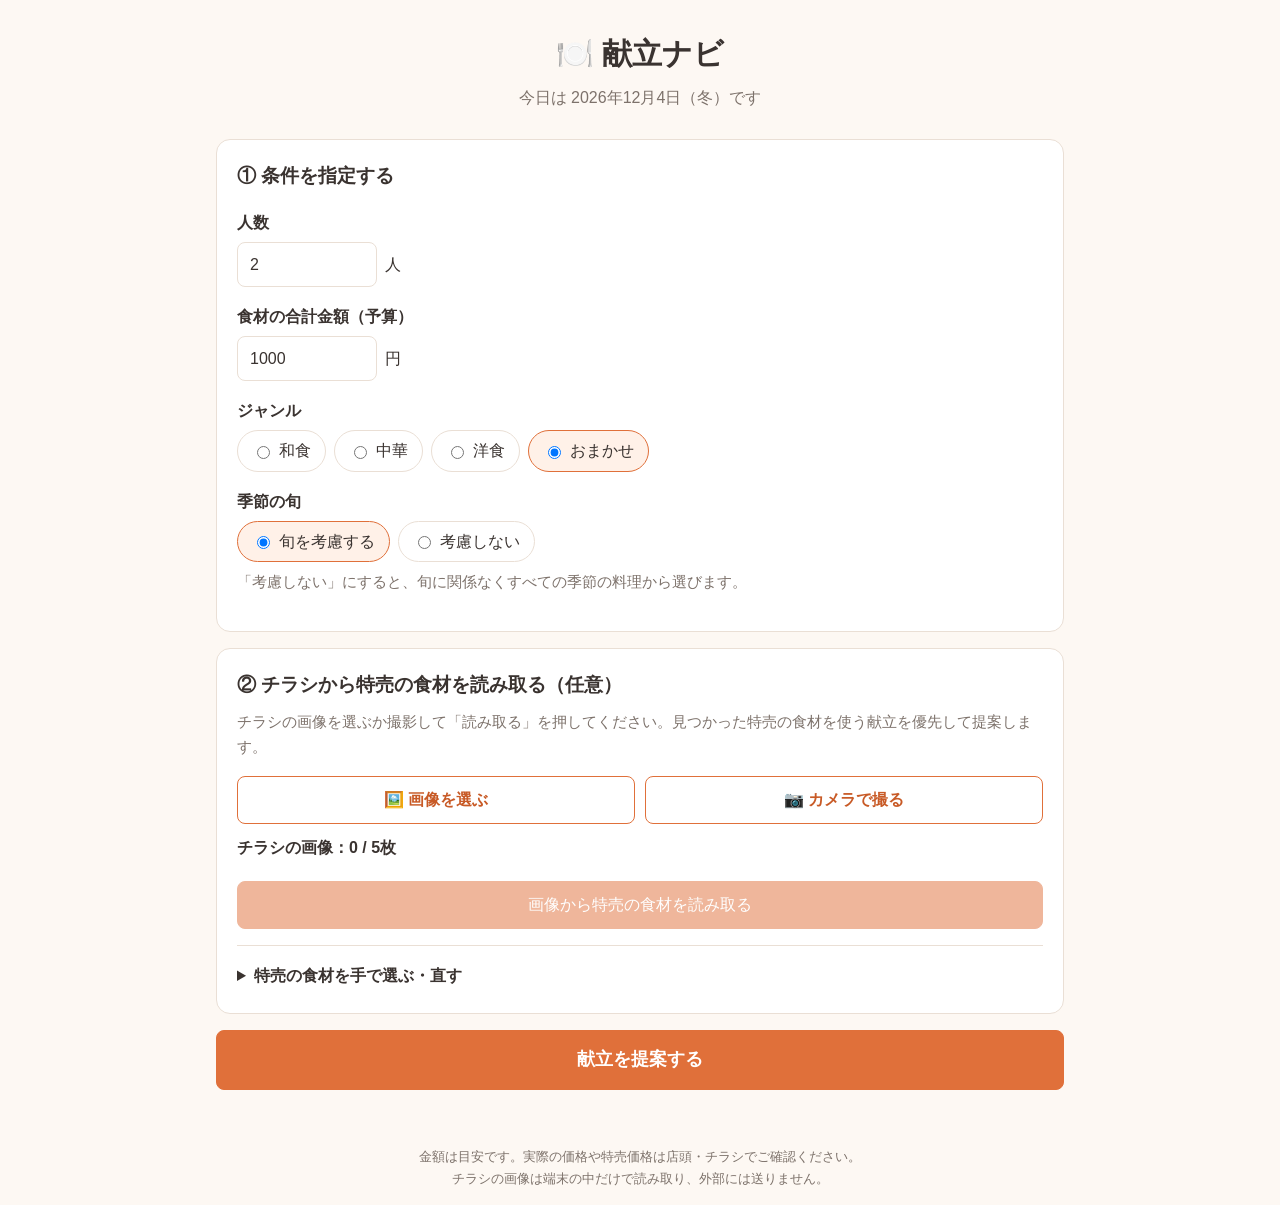
<file: index.html>
<!DOCTYPE html>
<html lang="ja">
<head>
  <meta charset="UTF-8">
  <meta name="viewport" content="width=device-width, initial-scale=1">
  <meta name="theme-color" content="#e0703a">
  <title>献立ナビ</title>
  <link rel="stylesheet" href="style.css">
</head>
<body>
  <header class="site-header">
    <h1>🍽️ 献立ナビ</h1>
    <p id="today" class="today"></p>
  </header>

  <main>
    <!-- ① 条件の指定 -->
    <section class="card">
      <h2>① 条件を指定する</h2>

      <div class="field">
        <label for="people">人数</label>
        <div class="input-unit">
          <input type="number" id="people" min="1" max="10" value="2" inputmode="numeric">
          <span>人</span>
        </div>
      </div>

      <div class="field">
        <label for="budget">食材の合計金額（予算）</label>
        <div class="input-unit">
          <input type="number" id="budget" min="100" step="100" value="1000" inputmode="numeric">
          <span>円</span>
        </div>
      </div>

      <div class="field">
        <span class="label">ジャンル</span>
        <div class="choices">
          <label class="chip"><input type="radio" name="genre" value="washoku"> 和食</label>
          <label class="chip"><input type="radio" name="genre" value="chuka"> 中華</label>
          <label class="chip"><input type="radio" name="genre" value="yoshoku"> 洋食</label>
          <label class="chip"><input type="radio" name="genre" value="omakase" checked> おまかせ</label>
        </div>
      </div>

      <div class="field">
        <span class="label">季節の旬</span>
        <div class="choices">
          <label class="chip"><input type="radio" name="seasonMode" value="on" checked> 旬を考慮する</label>
          <label class="chip"><input type="radio" name="seasonMode" value="off"> 考慮しない</label>
        </div>
        <p class="hint">「考慮しない」にすると、旬に関係なくすべての季節の料理から選びます。</p>
      </div>
    </section>

    <!-- ② 特売の食材 -->
    <section class="card">
      <h2>② チラシから特売の食材を読み取る（任意）</h2>
      <p class="hint">チラシの画像を選ぶか撮影して「読み取る」を押してください。見つかった特売の食材を使う献立を優先して提案します。</p>

      <div class="upload-buttons">
        <input type="file" id="imageInput" accept="image/*" multiple class="visually-hidden">
        <label class="btn upload-btn" for="imageInput">🖼️ 画像を選ぶ</label>
        <input type="file" id="cameraInput" accept="image/*" capture="environment" class="visually-hidden">
        <label class="btn upload-btn" for="cameraInput">📷 カメラで撮る</label>
      </div>
      <p id="imageCount" class="image-count">チラシの画像：0 / 5枚</p>
      <p id="imageStatus" class="status" aria-live="polite"></p>
      <ul id="imageList" class="thumbs"></ul>

      <button type="button" id="ocrBtn" class="btn btn-primary btn-wide" disabled>画像から特売の食材を読み取る</button>
      <div id="ocrProgress" class="ocr-progress" hidden>
        <progress id="ocrBar" max="100" value="0"></progress>
        <p id="ocrProgressText" class="status" aria-live="polite"></p>
      </div>
      <p id="ocrError" class="status error" aria-live="polite"></p>

      <!-- 読み取り結果の確認（読み取り後に表示） -->
      <div id="ocrResult" class="ocr-result" hidden></div>

      <details id="saleDetails" class="sale-details">
        <summary>特売の食材を手で選ぶ・直す</summary>
        <div class="sale-head">
          <span id="saleCount" class="sale-count">特売の食材：未選択</span>
          <button type="button" id="clearSale" class="btn btn-small">選択をすべて解除</button>
        </div>
        <div id="saleList" class="sale-list"></div>
      </details>
    </section>

    <button type="button" id="suggestBtn" class="btn btn-primary btn-large">献立を提案する</button>
    <p id="formError" class="status error" aria-live="polite"></p>
    <!-- 読み取り結果が未確認のまま提案しようとしたときの確認 -->
    <div id="pendingNotice" class="pending-notice" hidden>
      <p>チラシの読み取り結果をまだ反映していません。どうしますか？</p>
      <div class="notice-buttons">
        <button type="button" id="applyAndSuggest" class="btn btn-primary">読み取り結果を反映して提案</button>
        <button type="button" id="suggestWithout" class="btn">反映せずに提案</button>
      </div>
    </div>

    <!-- ③ 提案結果 -->
    <section id="results" class="card" hidden>
      <h2>③ おすすめの献立</h2>
      <p id="resultSummary" class="summary"></p>
      <div id="menuGrid" class="menu-grid"></div>
      <button type="button" id="reshuffleBtn" class="btn">ほかの献立を見る</button>
    </section>

    <!-- ④ レシピ -->
    <section id="recipe" class="card" hidden>
      <button type="button" id="backBtn" class="btn btn-small">← 提案一覧に戻る</button>
      <div id="recipeBody"></div>
    </section>
  </main>

  <footer class="site-footer">
    金額は目安です。実際の価格や特売価格は店頭・チラシでご確認ください。<br>
    チラシの画像は端末の中だけで読み取り、外部には送りません。
  </footer>

  <script src="recipes.js"></script>
  <script src="app.js"></script>
</body>
</html>
</file>
<file: style.css>
/* ===== 色の設定（ここを変えるとアプリ全体の色が変わります） =====
   明るい表示の色を :root に、ダークモードの色を下の2つのブロックに書く。
   部品の色はすべてここの名前（--bg など）を使い、色を直接書かない。 */
:root {
  --bg: #fdf8f3;          /* 画面の背景 */
  --card: #ffffff;        /* 白い箱 */
  --surface: #ffffff;     /* ボタン・カード・入力欄の地 */
  --text: #3a3330;
  --muted: #7d726b;
  --border: #eadfd5;
  --accent: #e0703a;
  --accent-dark: #c85a26; /* 白地の上のアクセント文字 */
  --on-accent: #ffffff;   /* アクセント色の上の文字 */
  --tint: #fff1e8;        /* 選択中・押したときの淡いオレンジ */
  --tint-soft: #fffaf6;   /* 確認欄・理由欄の地 */
  --badge-bg: #f3ebe4;
  --ok-bg: #e3f1dc;   --ok-fg: #2f6a20;
  --warn-bg: #fff0c2; --warn-fg: #7a5200;
  --err-bg: #fbe1dd;  --error: #c0392b;
  --shadow: rgba(58, 51, 48, 0.12);
  --washoku: linear-gradient(135deg, #f6e3c5, #e9c99a);
  --chuka: linear-gradient(135deg, #fbd3c9, #f0a08c);
  --yoshoku: linear-gradient(135deg, #d9ead3, #a9d1a0);
}

/* 端末がダークモードのとき（明るい表示を明示的に選んだ場合を除く） */
@media (prefers-color-scheme: dark) {
  :root:not([data-theme="light"]) {
    --bg: #1d1916; --card: #27221e; --surface: #2f2925;
    --text: #efe7e0; --muted: #b3a79e; --border: #463d37;
    --accent: #e8814e; --accent-dark: #f29a6c; --on-accent: #1d1916;
    --tint: #3d2b20; --tint-soft: #2a231e; --badge-bg: #3a322c;
    --ok-bg: #22361d; --ok-fg: #9fd48f;
    --warn-bg: #3b3019; --warn-fg: #f0c873;
    --err-bg: #43231f; --error: #f08a7d;
    --shadow: rgba(0, 0, 0, 0.45);
    --washoku: linear-gradient(135deg, #5a4733, #42341f);
    --chuka: linear-gradient(135deg, #5c3530, #44251f);
    --yoshoku: linear-gradient(135deg, #34452f, #26361f);
    color-scheme: dark;
  }
}
/* ダークモードを明示的に選んだとき（上と同じ色） */
:root[data-theme="dark"] {
  --bg: #1d1916; --card: #27221e; --surface: #2f2925;
  --text: #efe7e0; --muted: #b3a79e; --border: #463d37;
  --accent: #e8814e; --accent-dark: #f29a6c; --on-accent: #1d1916;
  --tint: #3d2b20; --tint-soft: #2a231e; --badge-bg: #3a322c;
  --ok-bg: #22361d; --ok-fg: #9fd48f;
  --warn-bg: #3b3019; --warn-fg: #f0c873;
  --err-bg: #43231f; --error: #f08a7d;
  --shadow: rgba(0, 0, 0, 0.45);
  --washoku: linear-gradient(135deg, #5a4733, #42341f);
  --chuka: linear-gradient(135deg, #5c3530, #44251f);
  --yoshoku: linear-gradient(135deg, #34452f, #26361f);
  color-scheme: dark;
}

* { box-sizing: border-box; }

body {
  margin: 0;
  background: var(--bg);
  color: var(--text);
  font-family: "Hiragino Kaku Gothic ProN", "Yu Gothic UI", "Meiryo", sans-serif;
  line-height: 1.7;
}

main {
  max-width: 880px;
  margin: 0 auto;
  padding: 0 16px 40px;
}

/* ===== ヘッダー・フッター ===== */
.site-header {
  text-align: center;
  padding: 28px 16px 12px;
}
.site-header h1 { margin: 0; font-size: 1.9rem; }
.today { margin: 4px 0 0; color: var(--muted); }

.site-footer {
  text-align: center;
  font-size: 0.8rem;
  color: var(--muted);
  padding: 16px;
}
.site-footer a { color: inherit; }

/* ===== カード（各セクションの白い箱） ===== */
.card {
  background: var(--card);
  border: 1px solid var(--border);
  border-radius: 14px;
  padding: 20px;
  margin: 16px 0;
}
.card h2 { margin: 0 0 16px; font-size: 1.2rem; }

/* ===== 入力欄 ===== */
.field { margin-bottom: 16px; }
.field > label, .label { display: block; font-weight: bold; margin-bottom: 6px; }

input[type="number"], input[type="text"] {
  font: inherit;
  padding: 8px 12px;
  background: var(--surface);
  color: var(--text);
  border: 1px solid var(--border);
  border-radius: 8px;
  width: 100%;
  max-width: 360px;
}
.input-unit { display: flex; align-items: center; gap: 8px; }
.input-unit input { max-width: 140px; }

.choices { display: flex; flex-wrap: wrap; gap: 8px; }
.chip {
  display: inline-flex;
  align-items: center;
  gap: 6px;
  padding: 6px 14px;
  border: 1px solid var(--border);
  border-radius: 999px;
  cursor: pointer;
}
.chip:has(input:checked) { border-color: var(--accent); background: var(--tint); }

/* ===== ボタン ===== */
.btn {
  font: inherit;
  padding: 8px 18px;
  border: 1px solid var(--accent);
  border-radius: 8px;
  background: var(--surface);
  color: var(--accent-dark);
  cursor: pointer;
}
.btn:hover { background: var(--tint); }
.btn:disabled { opacity: 0.5; cursor: wait; }
.btn:focus-visible, .chip:focus-within, .menu-card:focus-visible, .thumb-remove:focus-visible { outline: 2px solid var(--accent); outline-offset: 2px; }
.menu-card { color: var(--text); }
@media (prefers-reduced-motion: reduce) {
  .menu-card { transition: none; }
  .menu-card:hover { transform: none; }
}
.btn-primary { background: var(--accent); color: var(--on-accent); }
.btn-primary:hover { background: var(--accent-dark); }
.btn-large { display: block; width: 100%; padding: 14px; font-size: 1.1rem; font-weight: bold; }
.btn-small { padding: 4px 12px; font-size: 0.9rem; }

.status { color: var(--muted); margin: 8px 0 0; }
.status.error { color: var(--error); }
.status a { color: var(--accent-dark); font-weight: bold; }
.status:empty { display: none; }

/* ===== チラシ画像の読み取り ===== */
.hint { color: var(--muted); margin: -8px 0 16px; font-size: 0.92rem; }
/* 条件欄の選択肢の下に置く説明は、枠に重ならないよう少し離す */
.field .hint { margin: 8px 0 0; }
.visually-hidden {
  position: absolute;
  width: 1px;
  height: 1px;
  overflow: hidden;
  clip: rect(0 0 0 0);
  white-space: nowrap;
}
.upload-buttons { display: flex; gap: 10px; flex-wrap: wrap; }
.upload-btn {
  flex: 1 1 140px;
  display: inline-flex;
  align-items: center;
  justify-content: center;
  min-height: 48px;
  font-weight: bold;
}
.upload-btn.disabled { opacity: 0.45; pointer-events: none; }
/* キーボード操作でもどのボタンにいるか分かるように */
.upload-buttons input:focus-visible + .upload-btn { outline: 2px solid var(--accent); outline-offset: 2px; }
.image-count { margin: 10px 0 0; font-weight: bold; }

.thumbs { list-style: none; padding: 0; margin: 8px 0 12px; display: grid; gap: 8px; }
.thumbs li {
  display: flex;
  align-items: center;
  gap: 10px;
  padding: 6px;
  border: 1px solid var(--border);
  border-radius: 10px;
}
.thumbs img { width: 64px; height: 64px; object-fit: cover; border-radius: 6px; flex-shrink: 0; }
.thumb-name { flex: 1; font-size: 0.9rem; overflow-wrap: anywhere; }
.thumb-remove {
  font: inherit;
  width: 44px;
  height: 44px;
  flex-shrink: 0;
  border: 1px solid var(--border);
  border-radius: 50%;
  background: var(--surface);
  color: var(--muted);
  cursor: pointer;
}
.thumb-remove:hover { color: var(--error); border-color: var(--error); }

.btn-wide { display: block; width: 100%; min-height: 48px; margin-top: 4px; }
.ocr-progress { margin-top: 12px; }
.ocr-progress progress { width: 100%; height: 14px; accent-color: var(--accent); }

.ocr-result {
  margin-top: 16px;
  padding: 14px 16px;
  border: 2px solid var(--accent);
  border-radius: 12px;
  background: var(--tint-soft);
}
.ocr-result h3 { margin: 0 0 10px; font-size: 1.05rem; }
.accuracy { border-radius: 8px; padding: 8px 12px; margin-bottom: 8px; }
.accuracy p { margin: 2px 0; }
.accuracy-main { font-weight: bold; font-size: 1.05rem; }
.accuracy.level-good { background: var(--ok-bg); color: var(--ok-fg); }
.accuracy.level-fair { background: var(--warn-bg); color: var(--warn-fg); }
.accuracy.level-low  { background: var(--err-bg); color: var(--error); }
.per-image { margin: 0 0 10px; padding-left: 1.2em; font-size: 0.88rem; color: var(--muted); }
.ocr-checks { background: var(--surface); border: 1px dashed var(--border); border-radius: 8px; padding: 8px 12px; margin-bottom: 10px; }
.ocr-checks-title { margin: 0 0 4px; font-weight: bold; }
.ocr-checks ul { margin: 0; padding-left: 1.2em; font-size: 0.9rem; }
.found-title { font-weight: bold; margin: 10px 0 6px; }
.found-list { list-style: none; padding: 0; margin: 0 0 12px; }
.found-list li { padding: 8px 4px; border-bottom: 1px solid var(--border); }
.found-list label { display: flex; align-items: center; gap: 8px; font-weight: bold; min-height: 32px; cursor: pointer; }
.found-list input { width: 22px; height: 22px; }
.evidence { display: block; color: var(--muted); font-size: 0.82rem; overflow-wrap: anywhere; margin-left: 30px; }
.notice-buttons { display: flex; gap: 10px; flex-wrap: wrap; }
.notice-buttons .btn { flex: 1 1 200px; min-height: 48px; }
.ocr-applied { margin: 0; font-weight: bold; color: var(--ok-fg); }

.pending-notice {
  margin: 12px 0;
  padding: 12px 16px;
  border: 2px solid var(--accent);
  border-radius: 12px;
  background: var(--tint);
}
.pending-notice p { margin: 0 0 8px; font-weight: bold; }

.sale-details { margin-top: 16px; border-top: 1px solid var(--border); padding-top: 12px; }
.sale-details summary { cursor: pointer; font-weight: bold; min-height: 32px; padding: 4px 0; }
.sale-details[open] summary { margin-bottom: 10px; }

/* ===== 特売の食材（手で選ぶ） ===== */
.sale-head {
  display: flex;
  align-items: center;
  justify-content: space-between;
  gap: 8px;
  flex-wrap: wrap;
  margin-bottom: 8px;
}
.sale-count { font-weight: bold; }
.sale-group { margin-bottom: 10px; }
.sale-group-title { margin: 0 0 4px; font-size: 0.85rem; color: var(--muted); }
.sale-list .chip { padding: 4px 12px; font-size: 0.92rem; }
.sale-list small { color: var(--muted); }

/* ===== 提案結果 ===== */
.summary { color: var(--muted); margin-top: -8px; }

.menu-grid {
  display: grid;
  grid-template-columns: repeat(auto-fill, minmax(150px, 1fr));
  gap: 12px;
  margin-bottom: 16px;
}
.menu-card {
  font: inherit;
  text-align: left;
  padding: 0;
  border: 1px solid var(--border);
  border-radius: 12px;
  background: var(--surface);
  overflow: hidden;
  cursor: pointer;
  transition: transform 0.15s, box-shadow 0.15s;
}
.menu-card:hover { transform: translateY(-3px); box-shadow: 0 6px 16px var(--shadow); }
.menu-card-body { padding: 10px 12px; }
.menu-card-name { font-weight: bold; margin: 0 0 4px; }
.menu-card-meta { font-size: 0.85rem; color: var(--muted); margin: 0; }

/* 料理のイラスト（画像の代わり） */
.dish-img {
  display: flex;
  align-items: center;
  justify-content: center;
  aspect-ratio: 4 / 3;
  font-size: 3.5rem;
}
.dish-img.large { font-size: 6rem; border-radius: 12px; aspect-ratio: 16 / 7; margin: 12px 0; }
.dish-img.washoku { background: var(--washoku); }
.dish-img.chuka { background: var(--chuka); }
.dish-img.yoshoku { background: var(--yoshoku); }

/* おすすめの理由 */
.reasons {
  list-style: none;
  margin: 6px 0 0;
  padding: 6px 0 0;
  border-top: 1px dashed var(--border);
  font-size: 0.8rem;
  line-height: 1.6;
}
.reason-box {
  background: var(--tint-soft);
  border: 1px solid var(--border);
  border-radius: 10px;
  padding: 10px 16px;
  margin: 12px 0 4px;
}
.reason-box h3 { margin: 0 0 4px; font-size: 1rem; }
.reasons-long { list-style: none; margin: 0; padding: 0; }
.reasons-long li { margin: 4px 0; }

.badge {
  display: inline-block;
  font-size: 0.75rem;
  padding: 0 8px;
  border-radius: 999px;
  margin-right: 4px;
  background: var(--badge-bg);
}
.badge.season { background: var(--ok-bg); color: var(--ok-fg); }
.badge.over { background: var(--err-bg); color: var(--error); }
.badge.sale { background: var(--warn-bg); color: var(--warn-fg); }

/* ===== レシピ詳細 ===== */
.recipe-title { margin: 8px 0 4px; font-size: 1.5rem; }
.recipe-cols { display: grid; grid-template-columns: 1fr 1.6fr; gap: 24px; }
.ingredients { list-style: none; padding: 0; margin: 0; }
.ingredients li {
  display: flex;
  justify-content: space-between;
  gap: 8px;
  padding: 4px 0;
  border-bottom: 1px dotted var(--border);
}
.steps { padding-left: 1.4em; margin: 0; }
.steps li { margin-bottom: 10px; }

@media (max-width: 640px) {
  .recipe-cols { grid-template-columns: 1fr; }
  main { padding: 0 16px 32px; }
  .card { padding: 16px; }
  .site-header { padding: 20px 12px 8px; }
  .site-header h1 { font-size: 1.6rem; }
  /* 指で押しやすい大きさにする */
  .btn { min-height: 44px; }
  .chip { min-height: 40px; }
  .chip input { width: 18px; height: 18px; }
  .menu-grid { grid-template-columns: repeat(2, 1fr); }
}

/* スマホで入力欄を押したときに画面が勝手に拡大されないよう、文字は16px以上にする */
input[type="number"], input[type="text"] { font-size: 16px; }
</file>
